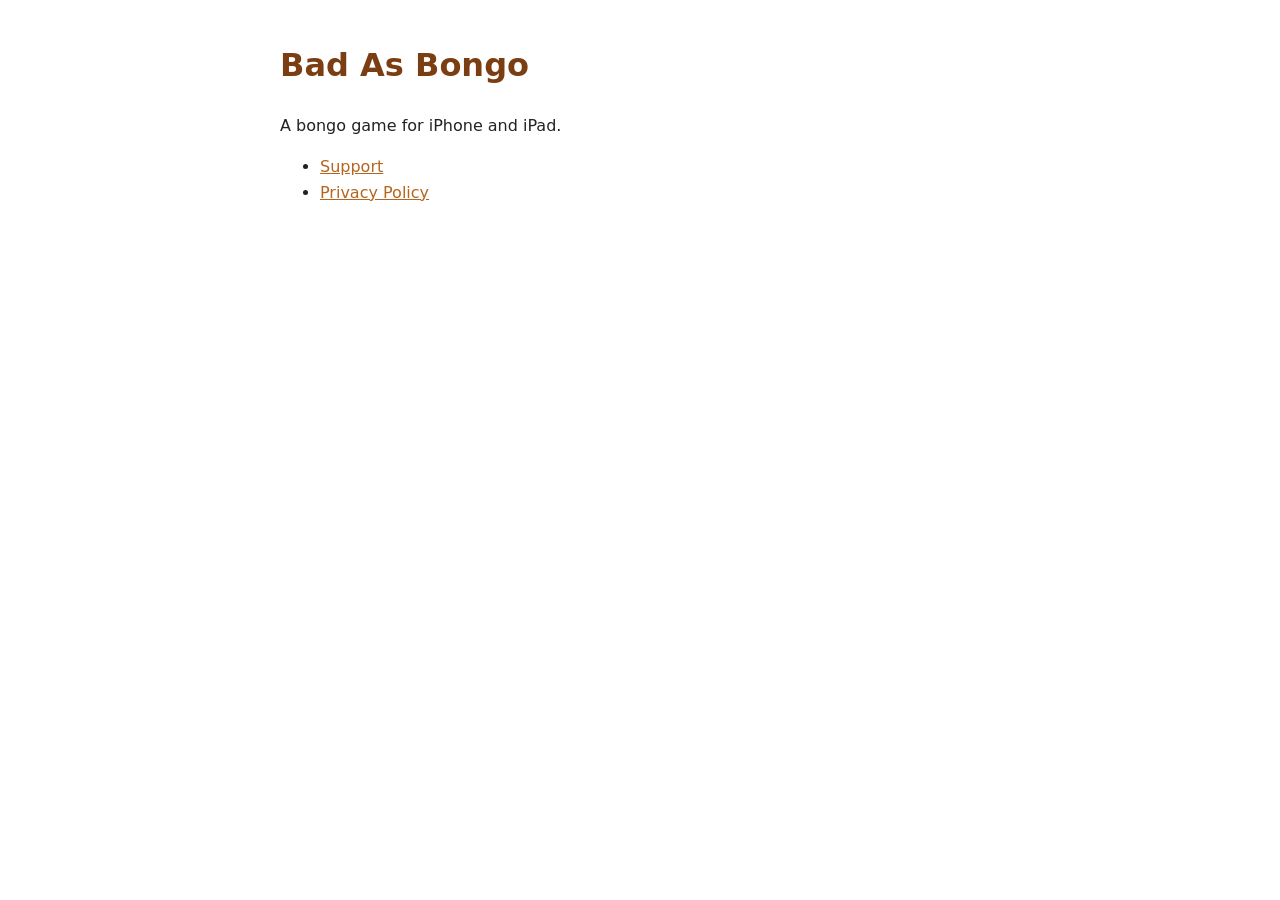
<file: index.html>
<!doctype html><html lang="en-AU"><head><meta charset="utf-8"><meta name="viewport" content="width=device-width,initial-scale=1"><title>Bad As Bongo</title><link rel="stylesheet" href="style.css"></head><body>
<h1>Bad As Bongo</h1><p>A bongo game for iPhone and iPad.</p><ul><li><a href="support.html">Support</a></li><li><a href="privacy.html">Privacy Policy</a></li></ul></body></html>
</file>
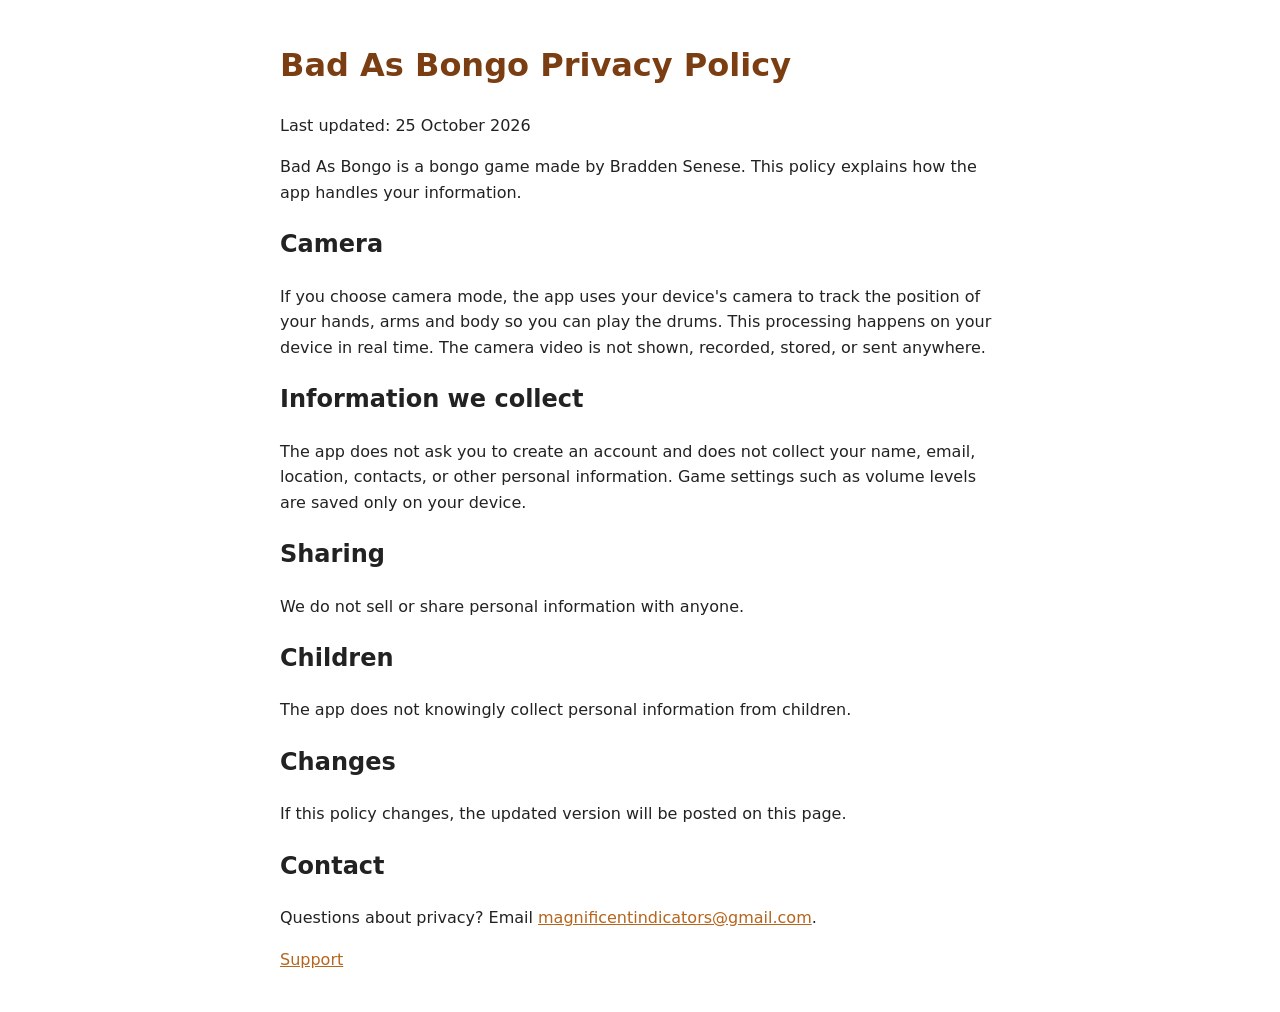
<file: privacy.html>
<!doctype html><html lang="en-AU"><head><meta charset="utf-8"><meta name="viewport" content="width=device-width,initial-scale=1"><title>Bad As Bongo Privacy Policy</title><link rel="stylesheet" href="style.css"></head><body>
<h1>Bad As Bongo Privacy Policy</h1><p>Last updated: 25 October 2026</p>
<p>Bad As Bongo is a bongo game made by Bradden Senese. This policy explains how the app handles your information.</p>
<h2>Camera</h2><p>If you choose camera mode, the app uses your device's camera to track the position of your hands, arms and body so you can play the drums. This processing happens on your device in real time. The camera video is not shown, recorded, stored, or sent anywhere.</p>
<h2>Information we collect</h2><p>The app does not ask you to create an account and does not collect your name, email, location, contacts, or other personal information. Game settings such as volume levels are saved only on your device.</p>
<h2>Sharing</h2><p>We do not sell or share personal information with anyone.</p>
<h2>Children</h2><p>The app does not knowingly collect personal information from children.</p>
<h2>Changes</h2><p>If this policy changes, the updated version will be posted on this page.</p>
<h2>Contact</h2><p>Questions about privacy? Email <a href="mailto:magnificentindicators@gmail.com">magnificentindicators@gmail.com</a>.</p>
<p><a href="support.html">Support</a></p></body></html>
</file>
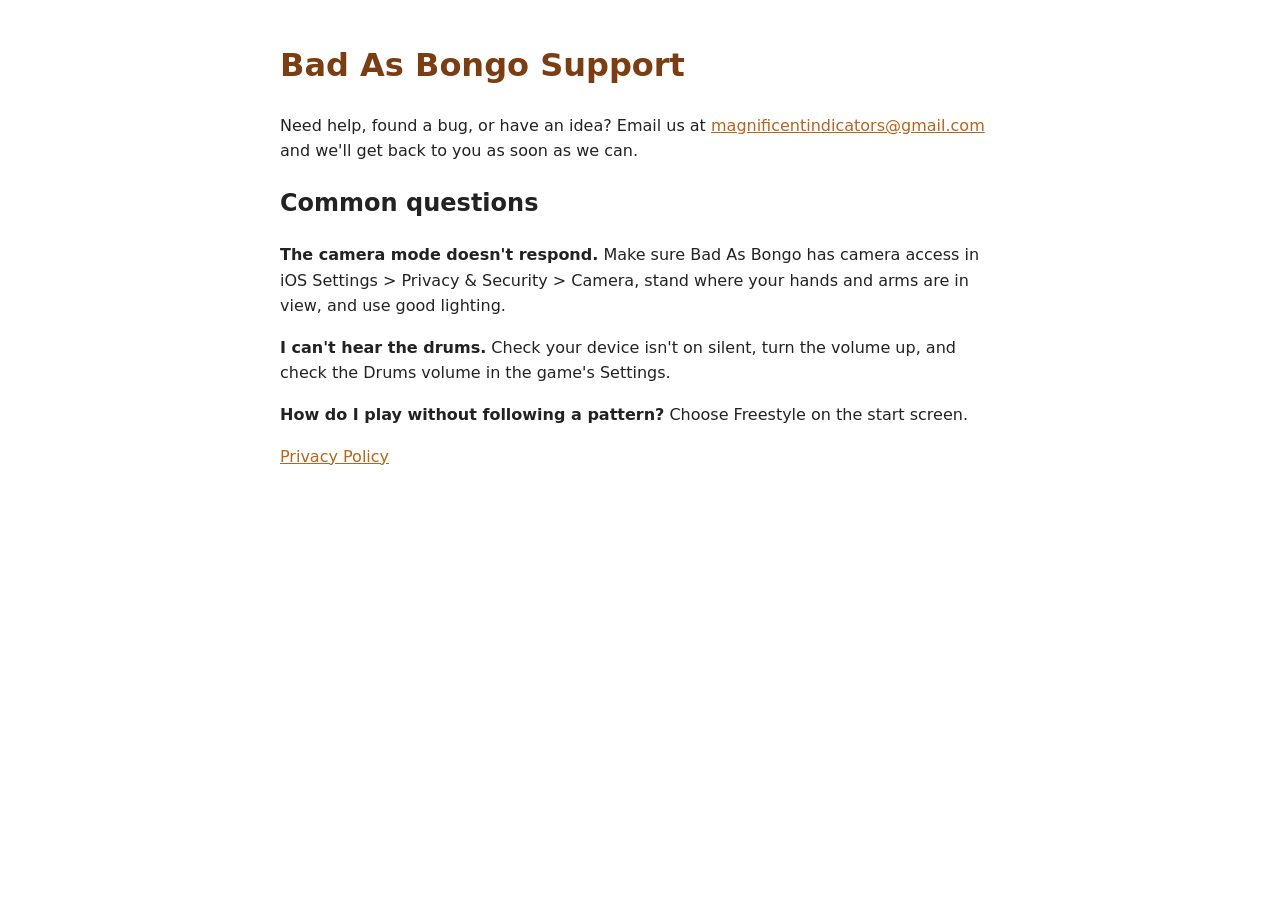
<file: support.html>
<!doctype html><html lang="en-AU"><head><meta charset="utf-8"><meta name="viewport" content="width=device-width,initial-scale=1"><title>Bad As Bongo Support</title><link rel="stylesheet" href="style.css"></head><body>
<h1>Bad As Bongo Support</h1>
<p>Need help, found a bug, or have an idea? Email us at <a href="mailto:magnificentindicators@gmail.com">magnificentindicators@gmail.com</a> and we'll get back to you as soon as we can.</p>
<h2>Common questions</h2>
<p><strong>The camera mode doesn't respond.</strong> Make sure Bad As Bongo has camera access in iOS Settings &gt; Privacy &amp; Security &gt; Camera, stand where your hands and arms are in view, and use good lighting.</p>
<p><strong>I can't hear the drums.</strong> Check your device isn't on silent, turn the volume up, and check the Drums volume in the game's Settings.</p>
<p><strong>How do I play without following a pattern?</strong> Choose Freestyle on the start screen.</p>
<p><a href="privacy.html">Privacy Policy</a></p></body></html>
</file>
<file: style.css>
body{font-family:-apple-system,system-ui,sans-serif;max-width:720px;margin:40px auto;padding:0 20px;line-height:1.6;color:#222}h1{color:#7a3e12}a{color:#b5651d}
</file>
